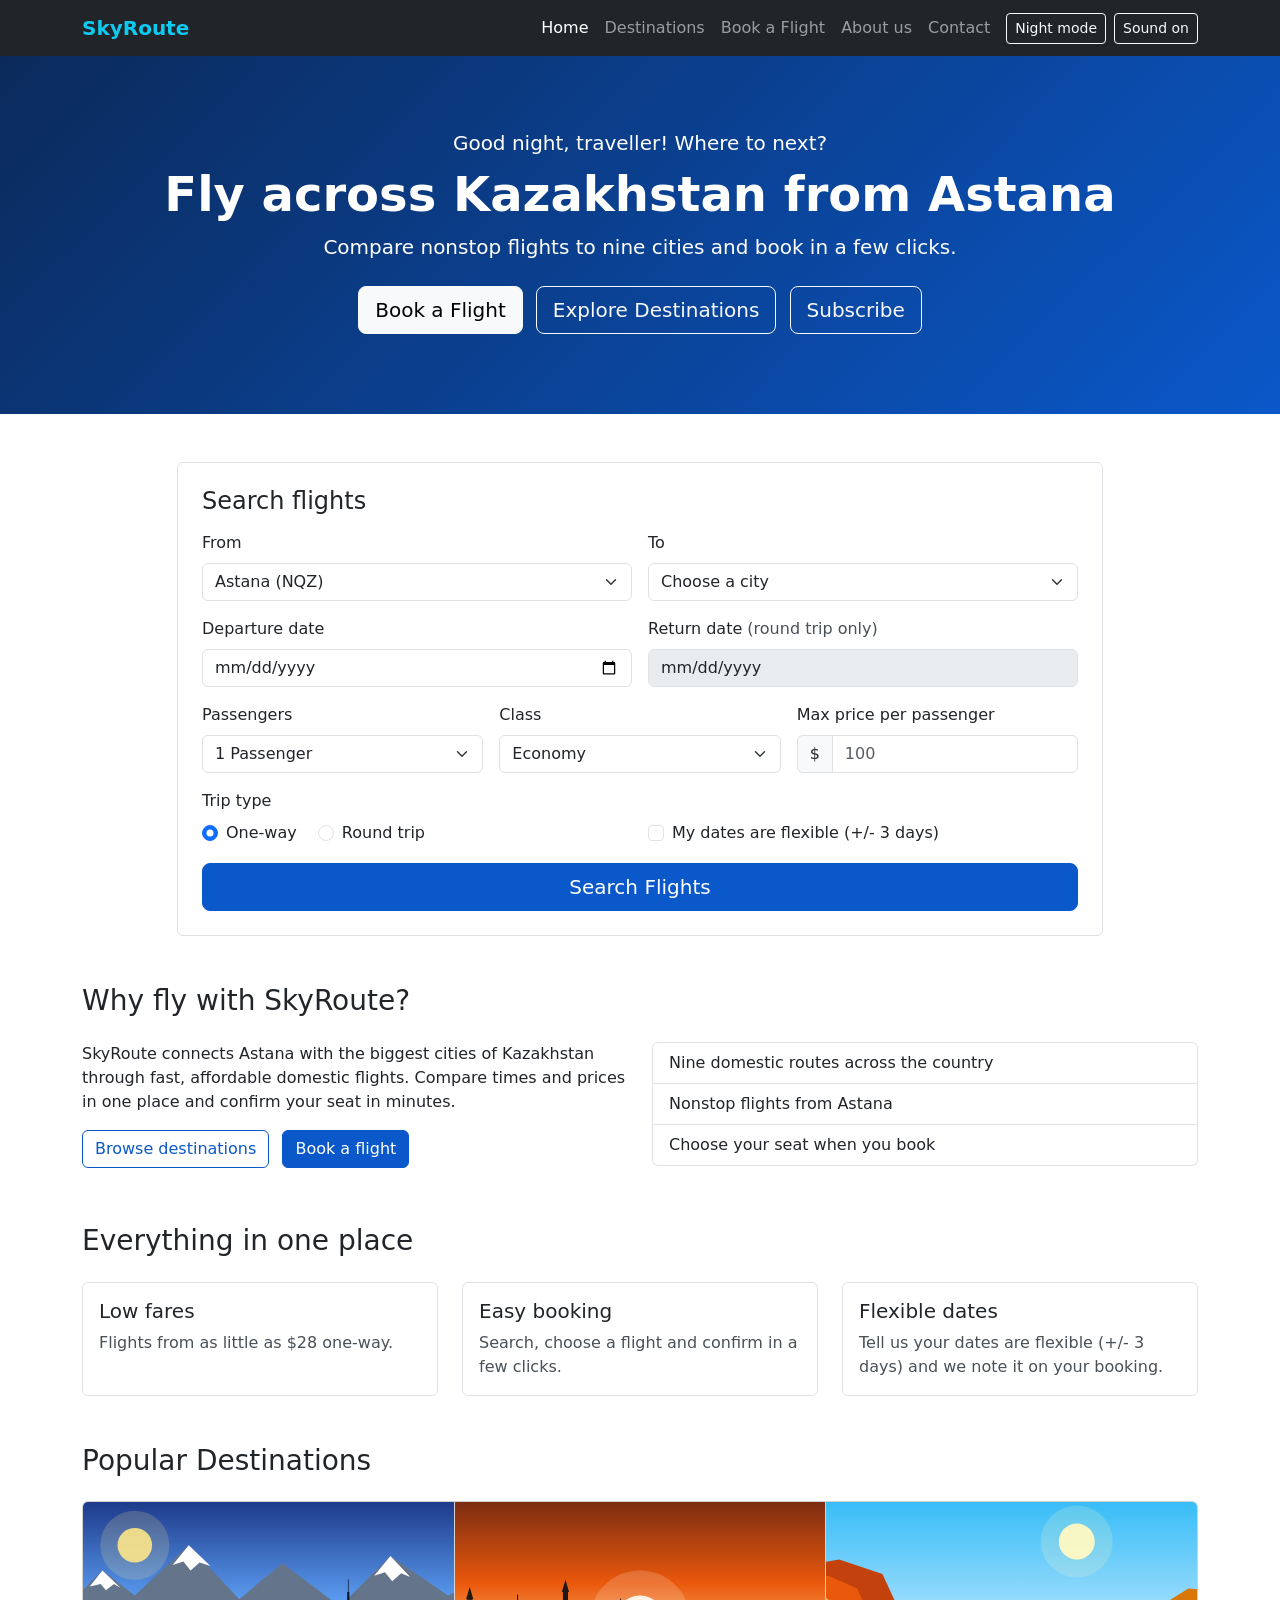
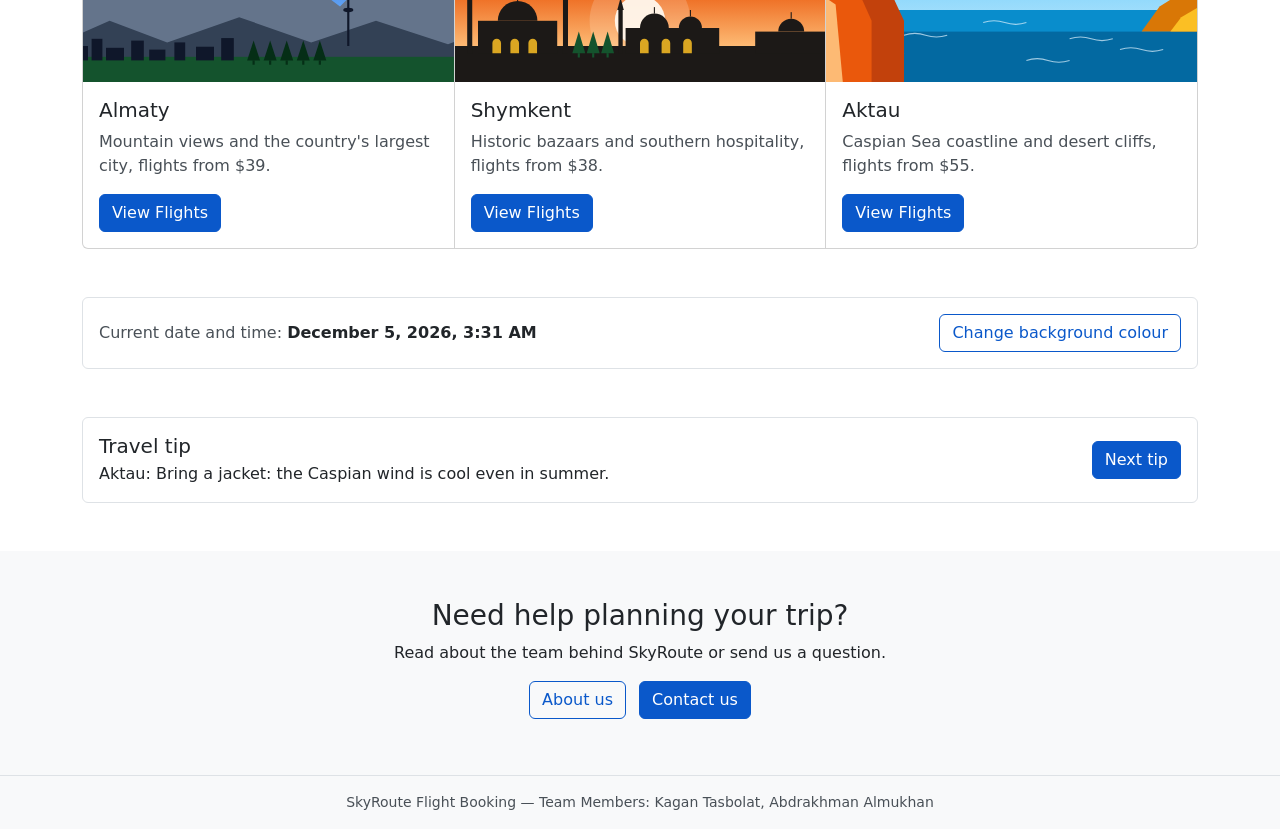
<file: index.html>
<!DOCTYPE html>
<html lang="en">
<head>
  <meta charset="UTF-8">
  <meta name="viewport" content="width=device-width, initial-scale=1.0">
  <title>SkyRoute | Flights from Astana</title>
  <meta name="description" content="Compare nonstop flights from Astana to nine cities in Kazakhstan and book in a few clicks.">
  <link rel="icon" href="data:image/svg+xml,%3Csvg xmlns=%27http://www.w3.org/2000/svg%27 viewBox=%270 0 100 100%27%3E%3Ctext y=%27.9em%27 font-size=%2790%27%3E%E2%9C%88%EF%B8%8F%3C/text%3E%3C/svg%3E">

  <!-- Bootstrap 5.3.3 CSS (CDN) -->
  <link rel="stylesheet" href="https://cdn.jsdelivr.net/npm/bootstrap@5.3.3/dist/css/bootstrap.min.css"
        integrity="sha384-QWTKZyjpPEjISv5WaRU9OFeRpok6YctnYmDr5pNlyT2bRjXh0JMhjY6hW+ALEwIH" crossorigin="anonymous">
  <!-- Custom styles: contrast colours, image sizes, hero, hover effect -->
  <link rel="stylesheet" href="css/styles.css">
</head>
<body class="d-flex flex-column min-vh-100">

  <!-- Accessibility: lets keyboard users skip the navbar -->
  <a class="visually-hidden-focusable skip-link" href="#main-content">Skip to main content</a>

  <!-- ===================== NAVBAR ===================== -->
  <!-- navbar-expand-lg: full menu from 992px, hamburger button below that. -->
  <nav class="navbar navbar-expand-lg navbar-dark bg-dark" aria-label="Main navigation">
    <div class="container">
      <a class="navbar-brand fw-bold text-info" href="index.html">SkyRoute</a>

      <button class="navbar-toggler" type="button" data-bs-toggle="collapse"
              data-bs-target="#mainNavbar" aria-controls="mainNavbar"
              aria-expanded="false" aria-label="Toggle navigation">
        <span class="navbar-toggler-icon"></span>
      </button>

      <div class="collapse navbar-collapse" id="mainNavbar">
        <ul class="navbar-nav ms-auto mb-2 mb-lg-0">
          <li class="nav-item"><a class="nav-link active" aria-current="page" href="index.html">Home</a></li>
          <li class="nav-item"><a class="nav-link" href="destinations.html">Destinations</a></li>
          <li class="nav-item"><a class="nav-link" href="booking.html">Book a Flight</a></li>
          <li class="nav-item"><a class="nav-link" href="about.html">About us</a></li>
          <li class="nav-item"><a class="nav-link" href="about.html#contact">Contact</a></li>
        </ul>
      </div>
    </div>
  </nav>

  <!-- Page owner: Kagan Tasbolat -->
  <main id="main-content">

    <!-- ========== Hero ========== -->
    <section class="hero text-center py-5 px-2" aria-labelledby="hero-heading">
      <div class="container py-lg-4">
        <p class="fs-5 mb-2" id="greeting" aria-live="polite"></p>
        <h1 class="display-5 fw-bold" id="hero-heading">Fly across Kazakhstan from Astana</h1>
        <p class="lead mb-4">Compare nonstop flights to nine cities and book in a few clicks.</p>
        <a href="booking.html" class="btn btn-light btn-lg me-2 mb-2">Book a Flight</a>
        <a href="destinations.html" class="btn btn-outline-light btn-lg me-2 mb-2">Explore Destinations</a>
        <button type="button" class="btn btn-outline-light btn-lg mb-2" id="open-subscribe" aria-haspopup="dialog">Subscribe</button>
      </div>
    </section>

    <!-- ========== Search form ========== -->
    <section class="container my-4 my-lg-5" id="search" aria-labelledby="search-heading">
      <div class="row justify-content-center">
        <div class="col-12 col-lg-10">
          <form class="border rounded p-3 p-md-4" action="booking.html" method="get">
            <h2 class="h4 mb-3" id="search-heading">Search flights</h2>
            <div class="row g-3">

              <div class="col-12 col-md-6">
                <label for="origin" class="form-label">From</label>
                <select class="form-select" id="origin" name="origin" required>
                  <option value="Astana" selected>Astana (NQZ)</option>
                </select>
              </div>
              <div class="col-12 col-md-6">
                <label for="destination" class="form-label">To</label>
                <select class="form-select" id="destination" name="destination" required>
                  <option value="" selected disabled>Choose a city</option>
                  <option value="Almaty">Almaty</option>
                  <option value="Shymkent">Shymkent</option>
                  <option value="Aktau">Aktau</option>
                  <option value="Turkistan">Turkistan</option>
                  <option value="Karagandy">Karagandy</option>
                  <option value="Kokshetau">Kokshetau</option>
                  <option value="Oskemen">Oskemen</option>
                  <option value="Pavlodar">Pavlodar</option>
                  <option value="Atyrau">Atyrau</option>
                </select>
              </div>

              <div class="col-12 col-md-6">
                <label for="depart" class="form-label">Departure date</label>
                <input type="date" class="form-control" id="depart" name="depart" required>
              </div>
              <div class="col-12 col-md-6">
                <label for="return" class="form-label">Return date <span class="text-secondary">(round trip only)</span></label>
                <input type="date" class="form-control" id="return" name="return" disabled>
              </div>

              <div class="col-12 col-sm-6 col-md-4">
                <label for="passengers" class="form-label">Passengers</label>
                <select class="form-select" id="passengers" name="passengers">
                  <option value="1">1 Passenger</option>
                  <option value="2">2 Passengers</option>
                  <option value="3">3 Passengers</option>
                  <option value="4">4 Passengers</option>
                </select>
              </div>
              <div class="col-12 col-sm-6 col-md-4">
                <label for="class" class="form-label">Class</label>
                <select class="form-select" id="class" name="class">
                  <option value="economy">Economy</option>
                  <option value="business">Business</option>
                </select>
              </div>
              <div class="col-12 col-md-4">
                <label for="maxprice" class="form-label">Max price per passenger</label>
                <div class="input-group">
                  <span class="input-group-text" aria-hidden="true">$</span>
                  <input type="number" class="form-control" id="maxprice" name="maxprice" min="1" placeholder="100">
                </div>
              </div>

              <div class="col-12 col-md-6">
                <fieldset>
                  <legend class="form-label fs-6">Trip type</legend>
                  <div class="form-check form-check-inline">
                    <input class="form-check-input" type="radio" name="trip" id="trip-oneway" value="oneway" checked>
                    <label class="form-check-label" for="trip-oneway">One-way</label>
                  </div>
                  <div class="form-check form-check-inline">
                    <input class="form-check-input" type="radio" name="trip" id="trip-round" value="round">
                    <label class="form-check-label" for="trip-round">Round trip</label>
                  </div>
                </fieldset>
              </div>
              <div class="col-12 col-md-6 d-flex align-items-end">
                <div class="form-check">
                  <input class="form-check-input" type="checkbox" id="flexible" name="flexible" value="yes">
                  <label class="form-check-label" for="flexible">My dates are flexible (+/- 3 days)</label>
                </div>
              </div>

              <div class="col-12">
                <button type="submit" class="btn btn-primary btn-lg w-100">Search Flights</button>
              </div>
            </div>
          </form>
        </div>
      </div>
    </section>

    <!-- ========== Two columns from lg (col-lg-6) ========== -->
    <section class="container my-4 my-lg-5" aria-labelledby="why-heading">
      <h2 class="h3 mb-4" id="why-heading">Why fly with SkyRoute?</h2>
      <div class="row g-4">
        <!-- Full width on phones and tablets, half width from lg (992px) -->
        <div class="col-12 col-lg-6">
          <p>SkyRoute connects Astana with the biggest cities of Kazakhstan through fast, affordable domestic flights. Compare times and prices in one place and confirm your seat in minutes.</p>
          <a href="destinations.html" class="btn btn-outline-primary me-2 mb-2">Browse destinations</a>
          <a href="booking.html" class="btn btn-primary mb-2">Book a flight</a>
        </div>
        <div class="col-12 col-lg-6">
          <ul class="list-group">
            <li class="list-group-item">Nine domestic routes across the country</li>
            <li class="list-group-item">Nonstop flights from Astana</li>
            <li class="list-group-item">Choose your seat when you book</li>
          </ul>
        </div>
      </div>
    </section>

    <!-- ========== Three columns from lg (col-lg-4) ========== -->
    <section class="container my-4 my-lg-5" aria-labelledby="features-heading">
      <h2 class="h3 mb-4" id="features-heading">Everything in one place</h2>
      <!-- 1 column on phones, 2 from sm (576px), 3 from lg (992px) -->
      <div class="row g-4">
        <div class="col-12 col-sm-6 col-lg-4">
          <div class="border rounded p-3 h-100">
            <h3 class="h5">Low fares</h3>
            <p class="text-secondary mb-0">Flights from as little as $28 one-way.</p>
          </div>
        </div>
        <div class="col-12 col-sm-6 col-lg-4">
          <div class="border rounded p-3 h-100">
            <h3 class="h5">Easy booking</h3>
            <p class="text-secondary mb-0">Search, choose a flight and confirm in a few clicks.</p>
          </div>
        </div>
        <div class="col-12 col-sm-6 col-lg-4">
          <div class="border rounded p-3 h-100">
            <h3 class="h5">Flexible dates</h3>
            <p class="text-secondary mb-0">Tell us your dates are flexible (+/- 3 days) and we note it on your booking.</p>
          </div>
        </div>
      </div>
    </section>

    <!-- ========== Popular destinations: Bootstrap card-group ========== -->
    <section class="container my-4 my-lg-5" aria-labelledby="popular-heading">
      <h2 class="h3 mb-4" id="popular-heading">Popular Destinations</h2>
      <!-- card-group: equal-height cards side by side, stacked on phones -->
      <div class="card-group">

        <article class="card card-hover">
          <img src="images/almaty.svg" class="card-img-top img-cover" alt="Illustration of Almaty with snow-capped mountains and the Kok-Tobe tower">
          <div class="card-body">
            <h3 class="card-title h5">Almaty</h3>
            <p class="card-text text-secondary">Mountain views and the country's largest city, flights from $39.</p>
            <a href="booking.html?destination=Almaty" class="btn btn-primary">View Flights<span class="visually-hidden"> to Almaty</span></a>
          </div>
        </article>

        <article class="card card-hover">
          <img src="images/shymkent.svg" class="card-img-top img-cover" alt="Illustration of Shymkent at sunset with domes and minarets">
          <div class="card-body">
            <h3 class="card-title h5">Shymkent</h3>
            <p class="card-text text-secondary">Historic bazaars and southern hospitality, flights from $38.</p>
            <a href="booking.html?destination=Shymkent" class="btn btn-primary">View Flights<span class="visually-hidden"> to Shymkent</span></a>
          </div>
        </article>

        <article class="card card-hover">
          <img src="images/aktau.svg" class="card-img-top img-cover" alt="Illustration of Aktau on the Caspian coast with desert cliffs">
          <div class="card-body">
            <h3 class="card-title h5">Aktau</h3>
            <p class="card-text text-secondary">Caspian Sea coastline and desert cliffs, flights from $55.</p>
            <a href="booking.html?destination=Aktau" class="btn btn-primary">View Flights<span class="visually-hidden"> to Aktau</span></a>
          </div>
        </article>
      </div>
    </section>

    <!-- ========== Tasks 4 and 5: date and time + background colour ========== -->
    <section class="container my-4 my-lg-5" aria-labelledby="tools-heading">
      <h2 class="visually-hidden" id="tools-heading">Date, time and page colour</h2>
      <div class="border rounded p-3 bg-white d-flex flex-column flex-md-row justify-content-between align-items-md-center gap-3">
        <p class="mb-0"><span class="text-secondary">Current date and time:</span>
          <strong id="datetime">Loading&hellip;</strong></p>
        <button type="button" class="btn btn-outline-primary" id="change-bg">Change background colour</button>
      </div>
    </section>

    <!-- ========== Assignment 5: travel tips ========== -->
    <section class="container my-4 my-lg-5" aria-labelledby="tip-heading">
      <div class="border rounded p-3 d-flex flex-column flex-md-row justify-content-between align-items-md-center gap-3">
        <div>
          <h2 class="h5 mb-1" id="tip-heading">Travel tip</h2>
          <p class="mb-0" id="tip-text" aria-live="polite"></p>
        </div>
        <button type="button" class="btn btn-primary" id="next-tip">Next tip</button>
      </div>
    </section>

    <!-- ========== Help ========== -->
    <section class="bg-light py-4 py-lg-5" aria-labelledby="help-heading">
      <div class="container text-center">
        <h2 class="h3" id="help-heading">Need help planning your trip?</h2>
        <p class="mb-3">Read about the team behind SkyRoute or send us a question.</p>
        <a href="about.html" class="btn btn-outline-primary me-2 mb-2">About us</a>
        <a href="about.html#contact" class="btn btn-primary mb-2">Contact us</a>
      </div>
    </section>

  </main>

  <!-- ===================== FOOTER ===================== -->
  <footer class="bg-light border-top py-3 px-2 mt-auto text-center text-secondary small">
    <p class="mb-0">SkyRoute Flight Booking &mdash; Team Members: Kagan Tasbolat, Abdrakhman Almukhan</p>
  </footer>

  <!-- ========== Task 3: subscription pop-up (hidden until the button is clicked) ========== -->
  <div class="popup-overlay" id="subscribe-popup" hidden>
    <div class="popup-box" role="dialog" aria-modal="true" aria-labelledby="popup-title">
      <button type="button" class="btn-close popup-close" id="close-subscribe" aria-label="Close subscription form"></button>
      <h2 class="h4" id="popup-title">Get fare alerts</h2>
      <p class="text-secondary">Subscribe to hear about new routes and low fares. Demo only: nothing is sent.</p>
      <form id="subscribe-form" novalidate>
        <div class="mb-3">
          <label for="sub-name" class="form-label">Your name</label>
          <input type="text" class="form-control" id="sub-name" autocomplete="name" aria-describedby="sub-name-error">
          <div class="invalid-feedback" id="sub-name-error">Please enter your name.</div>
        </div>
        <div class="mb-3">
          <label for="sub-email" class="form-label">Email</label>
          <input type="email" class="form-control" id="sub-email" autocomplete="email" aria-describedby="sub-email-error">
          <div class="invalid-feedback" id="sub-email-error">Please enter a valid email address.</div>
        </div>
        <div id="subscribe-alert" aria-live="polite"></div>
        <button type="submit" class="btn btn-primary w-100">Subscribe</button>
      </form>
    </div>
  </div>

  <!-- Bootstrap JS bundle (navbar toggler) -->
  <script src="https://cdn.jsdelivr.net/npm/bootstrap@5.3.3/dist/js/bootstrap.bundle.min.js"
          integrity="sha384-YvpcrYf0tY3lHB60NNkmXc5s9fDVZLESaAA55NDzOxhy9GkcIdslK1eN7N6jIeHz" crossorigin="anonymous"></script>
  <script src="js/site.js"></script>
  <script src="js/index.js"></script>
</body>
</html>
</file>
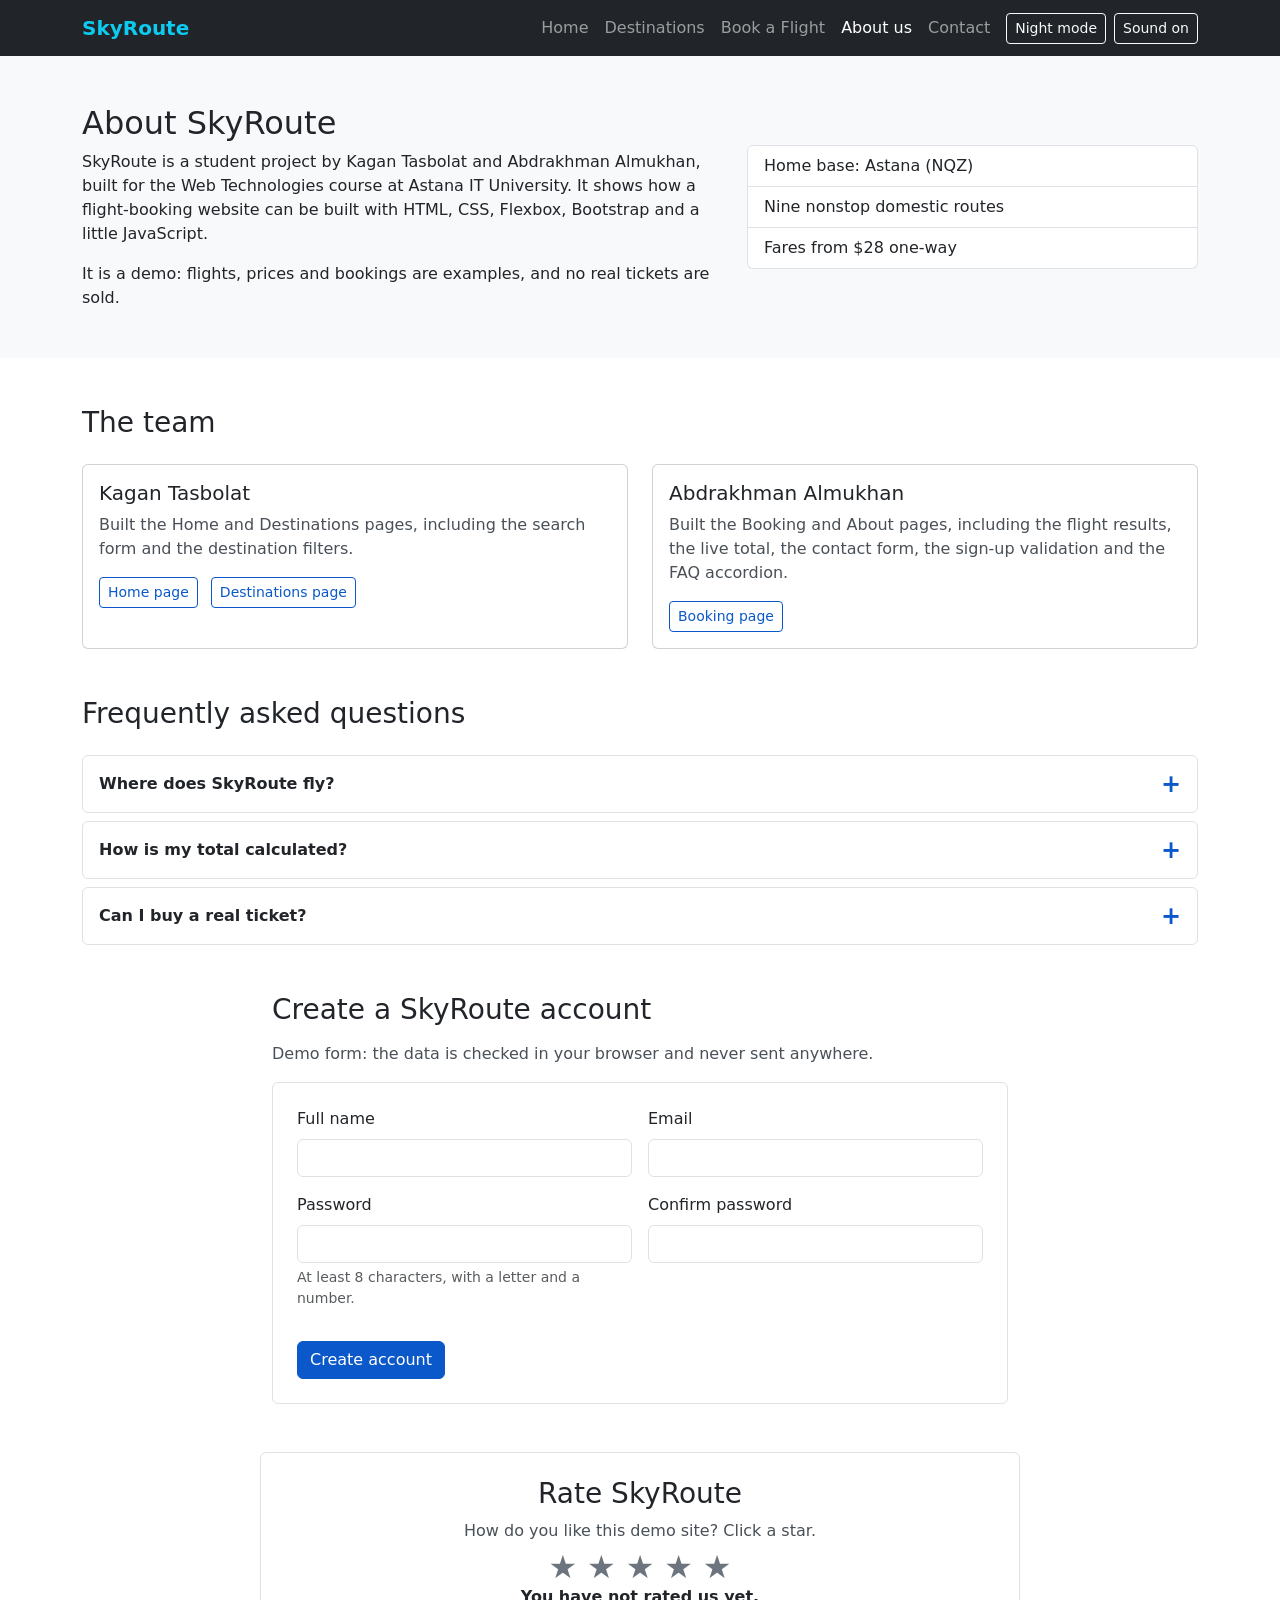
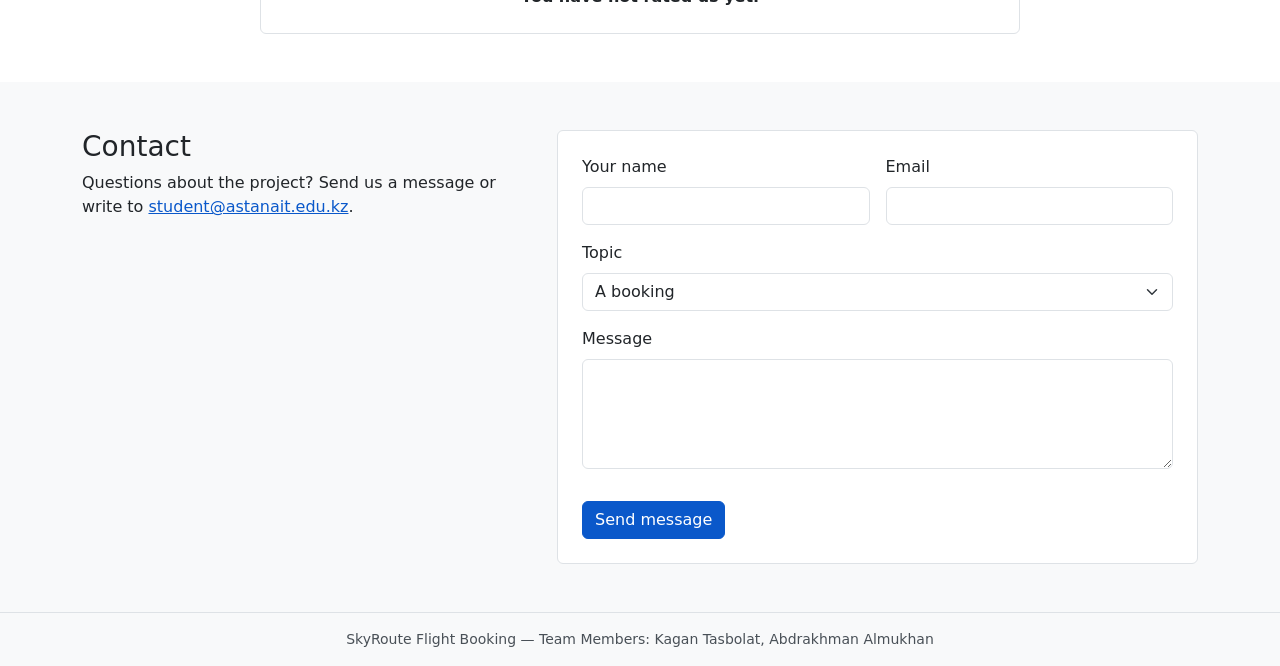
<file: about.html>
<!DOCTYPE html>
<html lang="en">
<head>
  <meta charset="UTF-8">
  <meta name="viewport" content="width=device-width, initial-scale=1.0">
  <title>SkyRoute | About us & Contact</title>
  <meta name="description" content="Meet the SkyRoute team, read answers to common questions and send us a message.">
  <link rel="icon" href="data:image/svg+xml,%3Csvg xmlns=%27http://www.w3.org/2000/svg%27 viewBox=%270 0 100 100%27%3E%3Ctext y=%27.9em%27 font-size=%2790%27%3E%E2%9C%88%EF%B8%8F%3C/text%3E%3C/svg%3E">

  <!-- Bootstrap 5.3.3 CSS (CDN) -->
  <link rel="stylesheet" href="https://cdn.jsdelivr.net/npm/bootstrap@5.3.3/dist/css/bootstrap.min.css"
        integrity="sha384-QWTKZyjpPEjISv5WaRU9OFeRpok6YctnYmDr5pNlyT2bRjXh0JMhjY6hW+ALEwIH" crossorigin="anonymous">
  <!-- Custom styles: contrast colours, image sizes, hero, hover effect -->
  <link rel="stylesheet" href="css/styles.css">
</head>
<body class="d-flex flex-column min-vh-100">

  <!-- Accessibility: lets keyboard users skip the navbar -->
  <a class="visually-hidden-focusable skip-link" href="#main-content">Skip to main content</a>

  <!-- ===================== NAVBAR ===================== -->
  <!-- navbar-expand-lg: full menu from 992px, hamburger button below that. -->
  <nav class="navbar navbar-expand-lg navbar-dark bg-dark" aria-label="Main navigation">
    <div class="container">
      <a class="navbar-brand fw-bold text-info" href="index.html">SkyRoute</a>

      <button class="navbar-toggler" type="button" data-bs-toggle="collapse"
              data-bs-target="#mainNavbar" aria-controls="mainNavbar"
              aria-expanded="false" aria-label="Toggle navigation">
        <span class="navbar-toggler-icon"></span>
      </button>

      <div class="collapse navbar-collapse" id="mainNavbar">
        <ul class="navbar-nav ms-auto mb-2 mb-lg-0">
          <li class="nav-item"><a class="nav-link" href="index.html">Home</a></li>
          <li class="nav-item"><a class="nav-link" href="destinations.html">Destinations</a></li>
          <li class="nav-item"><a class="nav-link" href="booking.html">Book a Flight</a></li>
          <li class="nav-item"><a class="nav-link active" aria-current="page" href="about.html">About us</a></li>
          <li class="nav-item"><a class="nav-link" href="about.html#contact">Contact</a></li>
        </ul>
      </div>
    </div>
  </nav>

  <!-- Page owner: Abdrakhman Almukhan -->
  <main id="main-content">

    <section class="bg-light py-4 py-lg-5" aria-labelledby="about-heading">
      <div class="container">
        <div class="row g-4 align-items-center">
          <div class="col-12 col-lg-7">
            <h1 class="h2" id="about-heading">About SkyRoute</h1>
            <p>SkyRoute is a student project by Kagan Tasbolat and Abdrakhman Almukhan, built for the Web Technologies course at Astana IT University. It shows how a flight-booking website can be built with HTML, CSS, Flexbox, Bootstrap and a little JavaScript.</p>
            <p class="mb-0">It is a demo: flights, prices and bookings are examples, and no real tickets are sold.</p>
          </div>
          <div class="col-12 col-lg-5">
            <ul class="list-group">
              <li class="list-group-item">Home base: Astana (NQZ)</li>
              <li class="list-group-item">Nine nonstop domestic routes</li>
              <li class="list-group-item">Fares from $28 one-way</li>
            </ul>
          </div>
        </div>
      </div>
    </section>

    <section class="container my-4 my-lg-5" aria-labelledby="team-heading">
      <h2 class="h3 mb-4" id="team-heading">The team</h2>
      <div class="row g-4">
        <div class="col-12 col-md-6">
          <article class="card h-100">
            <div class="card-body">
              <h3 class="card-title h5">Kagan Tasbolat</h3>
              <p class="card-text text-secondary">Built the Home and Destinations pages, including the search form and the destination filters.</p>
              <a href="index.html" class="btn btn-outline-primary btn-sm me-2">Home page</a>
              <a href="destinations.html" class="btn btn-outline-primary btn-sm">Destinations page</a>
            </div>
          </article>
        </div>
        <div class="col-12 col-md-6">
          <article class="card h-100">
            <div class="card-body">
              <h3 class="card-title h5">Abdrakhman Almukhan</h3>
              <p class="card-text text-secondary">Built the Booking and About pages, including the flight results, the live total, the contact form, the sign-up validation and the FAQ accordion.</p>
              <a href="booking.html" class="btn btn-outline-primary btn-sm">Booking page</a>
            </div>
          </article>
        </div>
      </div>
    </section>

    <section class="container my-4 my-lg-5" aria-labelledby="faq-heading">
      <h2 class="h3 mb-4" id="faq-heading">Frequently asked questions</h2>
      <!-- Custom JavaScript accordion (js/about.js): answers are hidden by default -->
      <div class="faq" id="faq-list">
        <div class="faq-item border rounded mb-2">
          <h3 class="h6 mb-0">
            <button class="faq-question btn w-100 text-start d-flex justify-content-between align-items-center p-3" type="button" id="faq1-btn" aria-expanded="false" aria-controls="faq1">
              <span>Where does SkyRoute fly?</span><span class="faq-icon" aria-hidden="true">+</span>
            </button>
          </h3>
          <div class="faq-answer" id="faq1" role="region" aria-labelledby="faq1-btn">
            <p class="faq-answer-inner m-0 px-3 pb-3">Nonstop from Astana (NQZ) to Almaty, Shymkent, Aktau, Turkistan, Karagandy, Kokshetau, Oskemen, Pavlodar and Atyrau.</p>
          </div>
        </div>
        <div class="faq-item border rounded mb-2">
          <h3 class="h6 mb-0">
            <button class="faq-question btn w-100 text-start d-flex justify-content-between align-items-center p-3" type="button" id="faq2-btn" aria-expanded="false" aria-controls="faq2">
              <span>How is my total calculated?</span><span class="faq-icon" aria-hidden="true">+</span>
            </button>
          </h3>
          <div class="faq-answer" id="faq2" role="region" aria-labelledby="faq2-btn">
            <p class="faq-answer-inner m-0 px-3 pb-3">The fare multiplied by the number of passengers, doubled for a round trip, plus $15 if you add extra baggage. Business class fares are twice the economy fare.</p>
          </div>
        </div>
        <div class="faq-item border rounded mb-2">
          <h3 class="h6 mb-0">
            <button class="faq-question btn w-100 text-start d-flex justify-content-between align-items-center p-3" type="button" id="faq3-btn" aria-expanded="false" aria-controls="faq3">
              <span>Can I buy a real ticket?</span><span class="faq-icon" aria-hidden="true">+</span>
            </button>
          </h3>
          <div class="faq-answer" id="faq3" role="region" aria-labelledby="faq3-btn">
            <p class="faq-answer-inner m-0 px-3 pb-3">No. SkyRoute is a course project. Bookings are not stored and no payment is taken.</p>
          </div>
        </div>
      </div>
    </section>

    <!-- ========== Task 1: sign-up form with JavaScript validation ========== -->
    <section class="container my-4 my-lg-5" id="signup" aria-labelledby="signup-heading">
      <div class="row justify-content-center">
        <div class="col-12 col-lg-8">
          <h2 class="h3 mb-3" id="signup-heading">Create a SkyRoute account</h2>
          <p class="text-secondary">Demo form: the data is checked in your browser and never sent anywhere.</p>
          <form class="border rounded p-3 p-md-4" id="signup-form" novalidate>
            <div class="row g-3">
              <div class="col-12 col-md-6">
                <label for="su-name" class="form-label">Full name</label>
                <input type="text" class="form-control" id="su-name" name="name" autocomplete="name" aria-describedby="su-name-error">
                <div class="invalid-feedback" id="su-name-error"></div>
              </div>
              <div class="col-12 col-md-6">
                <label for="su-email" class="form-label">Email</label>
                <input type="email" class="form-control" id="su-email" name="email" autocomplete="email" aria-describedby="su-email-error">
                <div class="invalid-feedback" id="su-email-error"></div>
              </div>
              <div class="col-12 col-md-6">
                <label for="su-password" class="form-label">Password</label>
                <input type="password" class="form-control" id="su-password" name="password" autocomplete="new-password" aria-describedby="su-password-help su-password-error">
                <div class="form-text" id="su-password-help">At least 8 characters, with a letter and a number.</div>
                <div class="invalid-feedback" id="su-password-error"></div>
              </div>
              <div class="col-12 col-md-6">
                <label for="su-confirm" class="form-label">Confirm password</label>
                <input type="password" class="form-control" id="su-confirm" name="confirm" autocomplete="new-password" aria-describedby="su-confirm-error">
                <div class="invalid-feedback" id="su-confirm-error"></div>
              </div>
              <div class="col-12" id="signup-alert" aria-live="polite"></div>
              <div class="col-12">
                <button type="submit" class="btn btn-primary">Create account</button>
              </div>
            </div>
          </form>
        </div>
      </div>
    </section>

    <!-- ========== Assignment 5: star rating ========== -->
    <section class="container my-4 my-lg-5" id="rating" aria-labelledby="rating-heading">
      <div class="row justify-content-center">
        <div class="col-12 col-lg-8 text-center border rounded p-3 p-md-4">
          <h2 class="h3" id="rating-heading">Rate SkyRoute</h2>
          <p class="text-secondary mb-2">How do you like this demo site? Click a star.</p>
          <div id="star-group" role="group" aria-label="Rating from 1 to 5 stars">
            <button type="button" class="star-btn" data-value="1" aria-label="1 star" aria-pressed="false">&#9733;</button>
            <button type="button" class="star-btn" data-value="2" aria-label="2 stars" aria-pressed="false">&#9733;</button>
            <button type="button" class="star-btn" data-value="3" aria-label="3 stars" aria-pressed="false">&#9733;</button>
            <button type="button" class="star-btn" data-value="4" aria-label="4 stars" aria-pressed="false">&#9733;</button>
            <button type="button" class="star-btn" data-value="5" aria-label="5 stars" aria-pressed="false">&#9733;</button>
          </div>
          <p class="mb-0 fw-bold" id="rating-message" aria-live="polite">You have not rated us yet.</p>
        </div>
      </div>
    </section>

    <section class="bg-light py-4 py-lg-5" id="contact" aria-labelledby="contact-heading">
      <div class="container">
        <div class="row g-4">
          <div class="col-12 col-lg-5">
            <h2 class="h3" id="contact-heading">Contact</h2>
            <p>Questions about the project? Send us a message or write to <a href="mailto:student@astanait.edu.kz">student@astanait.edu.kz</a>.</p>
          </div>
          <div class="col-12 col-lg-7">
            <form class="bg-white border rounded p-3 p-md-4" id="contact-form" novalidate>
              <div class="row g-3">
                <div class="col-12 col-md-6">
                  <label for="contact-name" class="form-label">Your name</label>
                  <input type="text" class="form-control" id="contact-name" name="name" autocomplete="name" required>
                  <div class="invalid-feedback">Please enter your name.</div>
                </div>
                <div class="col-12 col-md-6">
                  <label for="contact-email" class="form-label">Email</label>
                  <input type="email" class="form-control" id="contact-email" name="email" autocomplete="email" required>
                  <div class="invalid-feedback">Please enter a valid email address.</div>
                </div>
                <div class="col-12">
                  <label for="contact-topic" class="form-label">Topic</label>
                  <select class="form-select" id="contact-topic" name="topic">
                    <option value="booking">A booking</option>
                    <option value="destinations">Destinations</option>
                    <option value="other">Something else</option>
                  </select>
                </div>
                <div class="col-12">
                  <label for="contact-message" class="form-label">Message</label>
                  <textarea class="form-control" id="contact-message" name="message" rows="4" required></textarea>
                  <div class="invalid-feedback">Please write a short message.</div>
                </div>
                <div class="col-12" id="contact-alert" aria-live="polite"></div>
                <div class="col-12">
                  <button type="submit" class="btn btn-primary">Send message</button>
                </div>
              </div>
            </form>
          </div>
        </div>
      </div>
    </section>

  </main>

  <!-- ===================== FOOTER ===================== -->
  <footer class="bg-light border-top py-3 px-2 mt-auto text-center text-secondary small">
    <p class="mb-0">SkyRoute Flight Booking &mdash; Team Members: Kagan Tasbolat, Abdrakhman Almukhan</p>
  </footer>

  <!-- Bootstrap JS bundle (navbar toggler) -->
  <script src="https://cdn.jsdelivr.net/npm/bootstrap@5.3.3/dist/js/bootstrap.bundle.min.js"
          integrity="sha384-YvpcrYf0tY3lHB60NNkmXc5s9fDVZLESaAA55NDzOxhy9GkcIdslK1eN7N6jIeHz" crossorigin="anonymous"></script>
  <script src="js/site.js"></script>
  <script src="js/about.js"></script>
</body>
</html>
</file>
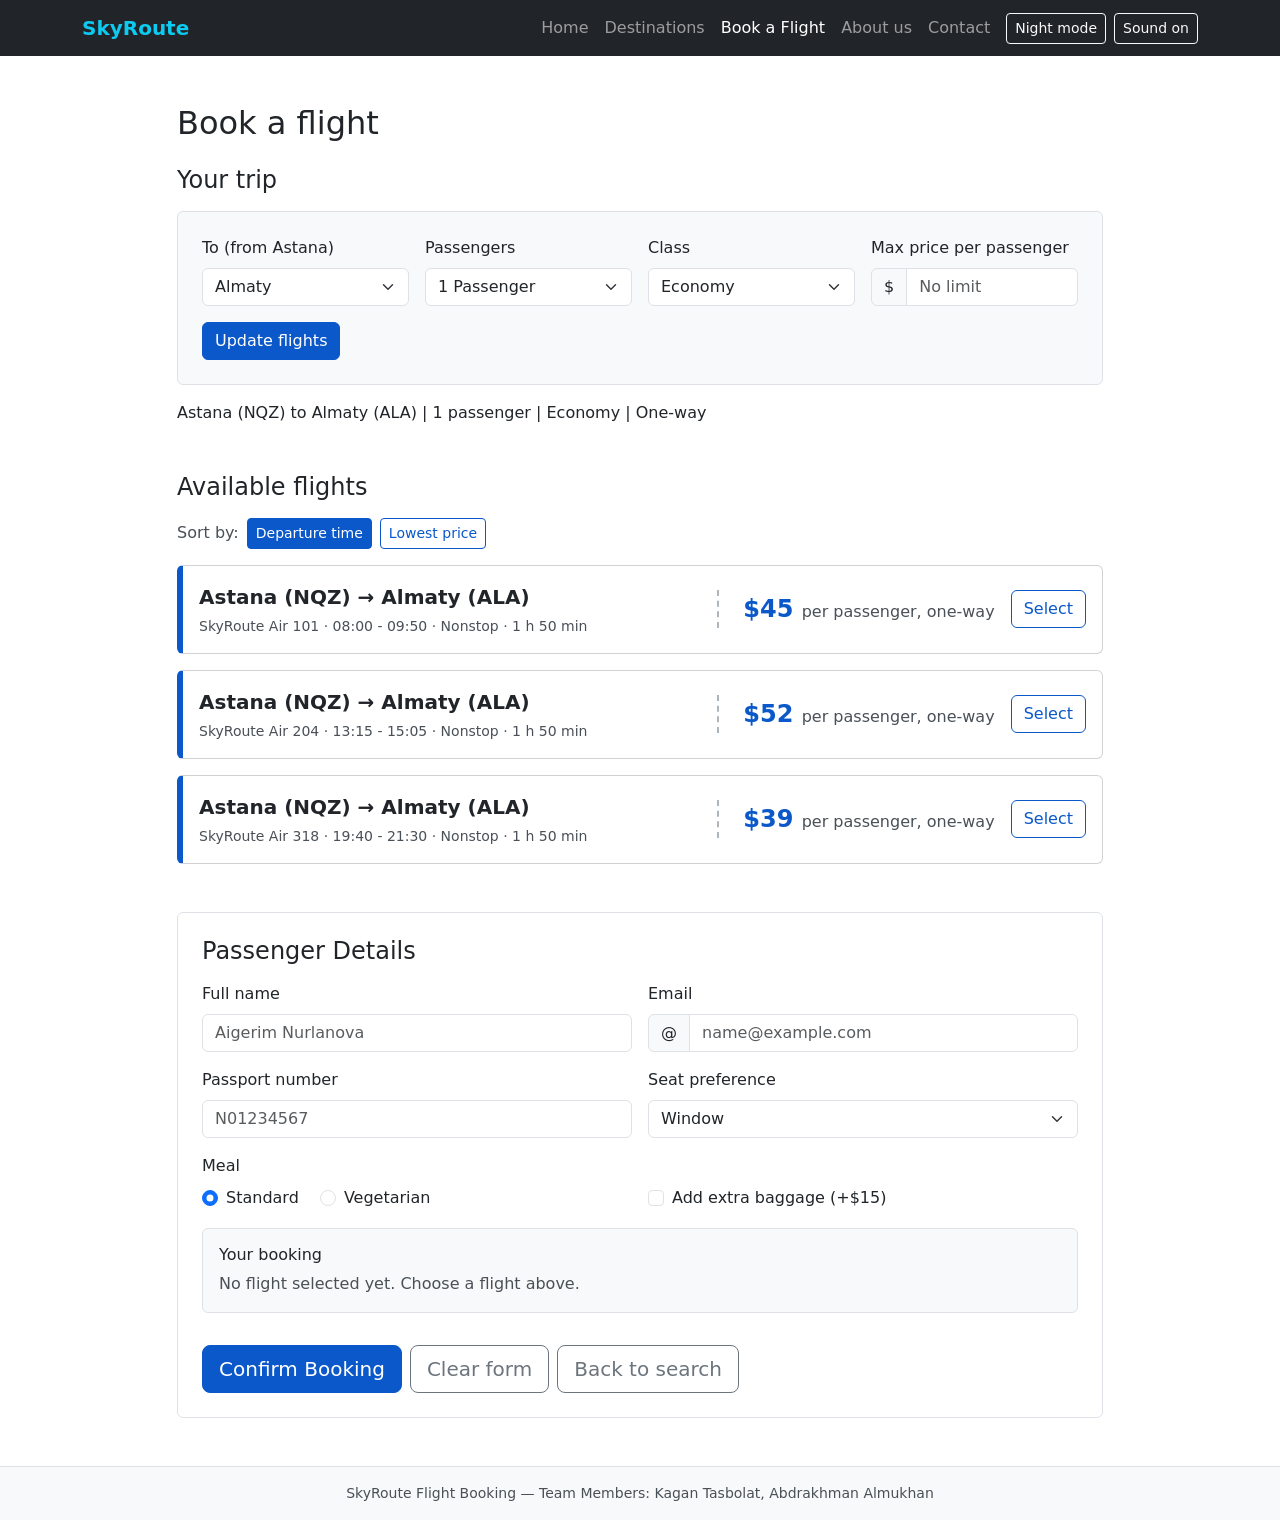
<file: booking.html>
<!DOCTYPE html>
<html lang="en">
<head>
  <meta charset="UTF-8">
  <meta name="viewport" content="width=device-width, initial-scale=1.0">
  <title>SkyRoute | Search Results &amp; Booking</title>
  <meta name="description" content="Choose a nonstop flight from Astana and enter passenger details to confirm your SkyRoute booking.">
  <link rel="icon" href="data:image/svg+xml,%3Csvg xmlns=%27http://www.w3.org/2000/svg%27 viewBox=%270 0 100 100%27%3E%3Ctext y=%27.9em%27 font-size=%2790%27%3E%E2%9C%88%EF%B8%8F%3C/text%3E%3C/svg%3E">

  <!-- Bootstrap 5.3.3 CSS (CDN) -->
  <link rel="stylesheet" href="https://cdn.jsdelivr.net/npm/bootstrap@5.3.3/dist/css/bootstrap.min.css"
        integrity="sha384-QWTKZyjpPEjISv5WaRU9OFeRpok6YctnYmDr5pNlyT2bRjXh0JMhjY6hW+ALEwIH" crossorigin="anonymous">
  <!-- Custom styles: contrast colours, image sizes, hero, hover effect -->
  <link rel="stylesheet" href="css/styles.css">
</head>
<body class="d-flex flex-column min-vh-100">

  <!-- Accessibility: lets keyboard users skip the navbar -->
  <a class="visually-hidden-focusable skip-link" href="#main-content">Skip to main content</a>

  <!-- ===================== NAVBAR ===================== -->
  <!-- navbar-expand-lg: full menu from 992px, hamburger button below that. -->
  <nav class="navbar navbar-expand-lg navbar-dark bg-dark" aria-label="Main navigation">
    <div class="container">
      <a class="navbar-brand fw-bold text-info" href="index.html">SkyRoute</a>

      <button class="navbar-toggler" type="button" data-bs-toggle="collapse"
              data-bs-target="#mainNavbar" aria-controls="mainNavbar"
              aria-expanded="false" aria-label="Toggle navigation">
        <span class="navbar-toggler-icon"></span>
      </button>

      <div class="collapse navbar-collapse" id="mainNavbar">
        <ul class="navbar-nav ms-auto mb-2 mb-lg-0">
          <li class="nav-item"><a class="nav-link" href="index.html">Home</a></li>
          <li class="nav-item"><a class="nav-link" href="destinations.html">Destinations</a></li>
          <li class="nav-item"><a class="nav-link active" aria-current="page" href="booking.html">Book a Flight</a></li>
          <li class="nav-item"><a class="nav-link" href="about.html">About us</a></li>
          <li class="nav-item"><a class="nav-link" href="about.html#contact">Contact</a></li>
        </ul>
      </div>
    </div>
  </nav>

  <!-- Page owner: Abdrakhman Almukhan -->
  <main id="main-content" class="container py-4 py-lg-5">
    <div class="row justify-content-center">
      <div class="col-12 col-lg-10">

        <h1 class="h2 mb-4">Book a flight</h1>

        <!-- ========== Trip details ========== -->
        <section class="mb-4 mb-lg-5" aria-labelledby="trip-heading">
          <h2 class="h4 mb-3" id="trip-heading">Your trip</h2>
          <form class="bg-light border rounded p-3 p-md-4" id="refine-form">
            <div class="row g-3">
              <div class="col-12 col-sm-6 col-lg-3">
                <label for="b-destination" class="form-label">To (from Astana)</label>
                <select class="form-select" id="b-destination" name="destination">
                  <option value="" disabled>Choose a city</option>
              <option value="almaty">Almaty</option>
              <option value="shymkent">Shymkent</option>
              <option value="aktau">Aktau</option>
              <option value="turkistan">Turkistan</option>
              <option value="karagandy">Karagandy</option>
              <option value="kokshetau">Kokshetau</option>
              <option value="oskemen">Oskemen</option>
              <option value="pavlodar">Pavlodar</option>
              <option value="atyrau">Atyrau</option>
                </select>
              </div>
              <div class="col-12 col-sm-6 col-lg-3">
                <label for="b-passengers" class="form-label">Passengers</label>
                <select class="form-select" id="b-passengers" name="passengers">
                  <option value="1">1 Passenger</option>
                  <option value="2">2 Passengers</option>
                  <option value="3">3 Passengers</option>
                  <option value="4">4 Passengers</option>
                </select>
              </div>
              <div class="col-12 col-sm-6 col-lg-3">
                <label for="b-class" class="form-label">Class</label>
                <select class="form-select" id="b-class" name="class">
                  <option value="economy">Economy</option>
                  <option value="business">Business</option>
                </select>
              </div>
              <div class="col-12 col-sm-6 col-lg-3">
                <label for="b-maxprice" class="form-label">Max price per passenger</label>
                <div class="input-group">
                  <span class="input-group-text" aria-hidden="true">$</span>
                  <input type="number" class="form-control" id="b-maxprice" name="maxprice" min="1" placeholder="No limit">
                </div>
              </div>
              <div class="col-12">
                <button type="submit" class="btn btn-primary">Update flights</button>
              </div>
            </div>
          </form>
          <div class="mt-3" id="route-summary" role="status" aria-live="polite"></div>
        </section>

        <!-- ========== Search results (built by js/booking.js) ========== -->
        <section class="mb-4 mb-lg-5" aria-labelledby="results-heading">
          <h2 class="h4 mb-3" id="results-heading">Available flights</h2>
          <div class="d-flex flex-wrap align-items-center gap-2 mb-3" id="sort-group" role="group" aria-label="Sort flights">
            <span class="text-secondary">Sort by:</span>
            <button type="button" class="btn btn-outline-primary btn-sm active" data-sort="time" aria-pressed="true">Departure time</button>
            <button type="button" class="btn btn-outline-primary btn-sm" data-sort="price" aria-pressed="false">Lowest price</button>
          </div>
          <div id="flight-list" role="radiogroup" aria-labelledby="results-heading"></div>
        </section>

        <!-- ========== Passenger form ========== -->
        <section class="border rounded p-3 p-md-4" aria-labelledby="passenger-heading">
          <h2 class="h4 mb-3" id="passenger-heading">Passenger Details</h2>
          <form id="booking-form" action="#" method="post" novalidate>
            <div class="row g-3">

              <div class="col-12 col-md-6">
                <label for="fullname" class="form-label">Full name</label>
                <input type="text" class="form-control" id="fullname" name="fullname" placeholder="Aigerim Nurlanova" autocomplete="name" required>
                <div class="invalid-feedback">Please enter the passenger's full name.</div>
              </div>
              <div class="col-12 col-md-6">
                <label for="email" class="form-label">Email</label>
                <div class="input-group has-validation">
                  <span class="input-group-text" aria-hidden="true">@</span>
                  <input type="email" class="form-control" id="email" name="email" placeholder="name@example.com" autocomplete="email" required>
                  <div class="invalid-feedback">Please enter a valid email address.</div>
                </div>
              </div>

              <div class="col-12 col-md-6">
                <label for="passport" class="form-label">Passport number</label>
                <input type="text" class="form-control" id="passport" name="passport" placeholder="N01234567"
                       pattern="[A-Za-z][0-9]{8}" title="One letter followed by 8 digits, for example N01234567" required>
                <div class="invalid-feedback">Use one letter followed by 8 digits, for example N01234567.</div>
              </div>
              <div class="col-12 col-md-6">
                <label for="seat" class="form-label">Seat preference</label>
                <select class="form-select" id="seat" name="seat">
                  <option value="window">Window</option>
                  <option value="aisle">Aisle</option>
                  <option value="middle">Middle</option>
                </select>
              </div>

              <div class="col-12 col-md-6">
                <fieldset>
                  <legend class="form-label fs-6">Meal</legend>
                  <div class="form-check form-check-inline">
                    <input class="form-check-input" type="radio" name="meal" id="meal-standard" value="standard" checked>
                    <label class="form-check-label" for="meal-standard">Standard</label>
                  </div>
                  <div class="form-check form-check-inline">
                    <input class="form-check-input" type="radio" name="meal" id="meal-veg" value="vegetarian">
                    <label class="form-check-label" for="meal-veg">Vegetarian</label>
                  </div>
                </fieldset>
              </div>
              <div class="col-12 col-md-6 d-flex align-items-end">
                <div class="form-check">
                  <input class="form-check-input" type="checkbox" id="baggage" name="baggage" value="extra">
                  <label class="form-check-label" for="baggage">Add extra baggage (+$15)</label>
                </div>
              </div>

              <div class="col-12">
                <div class="bg-light border rounded p-3" id="booking-summary" aria-live="polite"></div>
              </div>
              <div class="col-12" id="booking-alert" aria-live="polite"></div>

              <div class="col-12 d-flex flex-wrap gap-2">
                <button type="submit" class="btn btn-primary btn-lg">Confirm Booking</button>
                <button type="button" class="btn btn-outline-secondary btn-lg" id="reset-booking">Clear form</button>
                <a href="index.html#search" class="btn btn-outline-secondary btn-lg">Back to search</a>
              </div>
            </div>
          </form>
        </section>

      </div>
    </div>
  </main>

  <!-- ===================== FOOTER ===================== -->
  <footer class="bg-light border-top py-3 px-2 mt-auto text-center text-secondary small">
    <p class="mb-0">SkyRoute Flight Booking &mdash; Team Members: Kagan Tasbolat, Abdrakhman Almukhan</p>
  </footer>

  <!-- Bootstrap JS bundle (navbar toggler, carousel, accordion) -->
  <script src="https://cdn.jsdelivr.net/npm/bootstrap@5.3.3/dist/js/bootstrap.bundle.min.js"
          integrity="sha384-YvpcrYf0tY3lHB60NNkmXc5s9fDVZLESaAA55NDzOxhy9GkcIdslK1eN7N6jIeHz" crossorigin="anonymous"></script>
  <script src="js/site.js"></script>
  <script src="js/booking.js"></script>
</body>
</html>
</file>
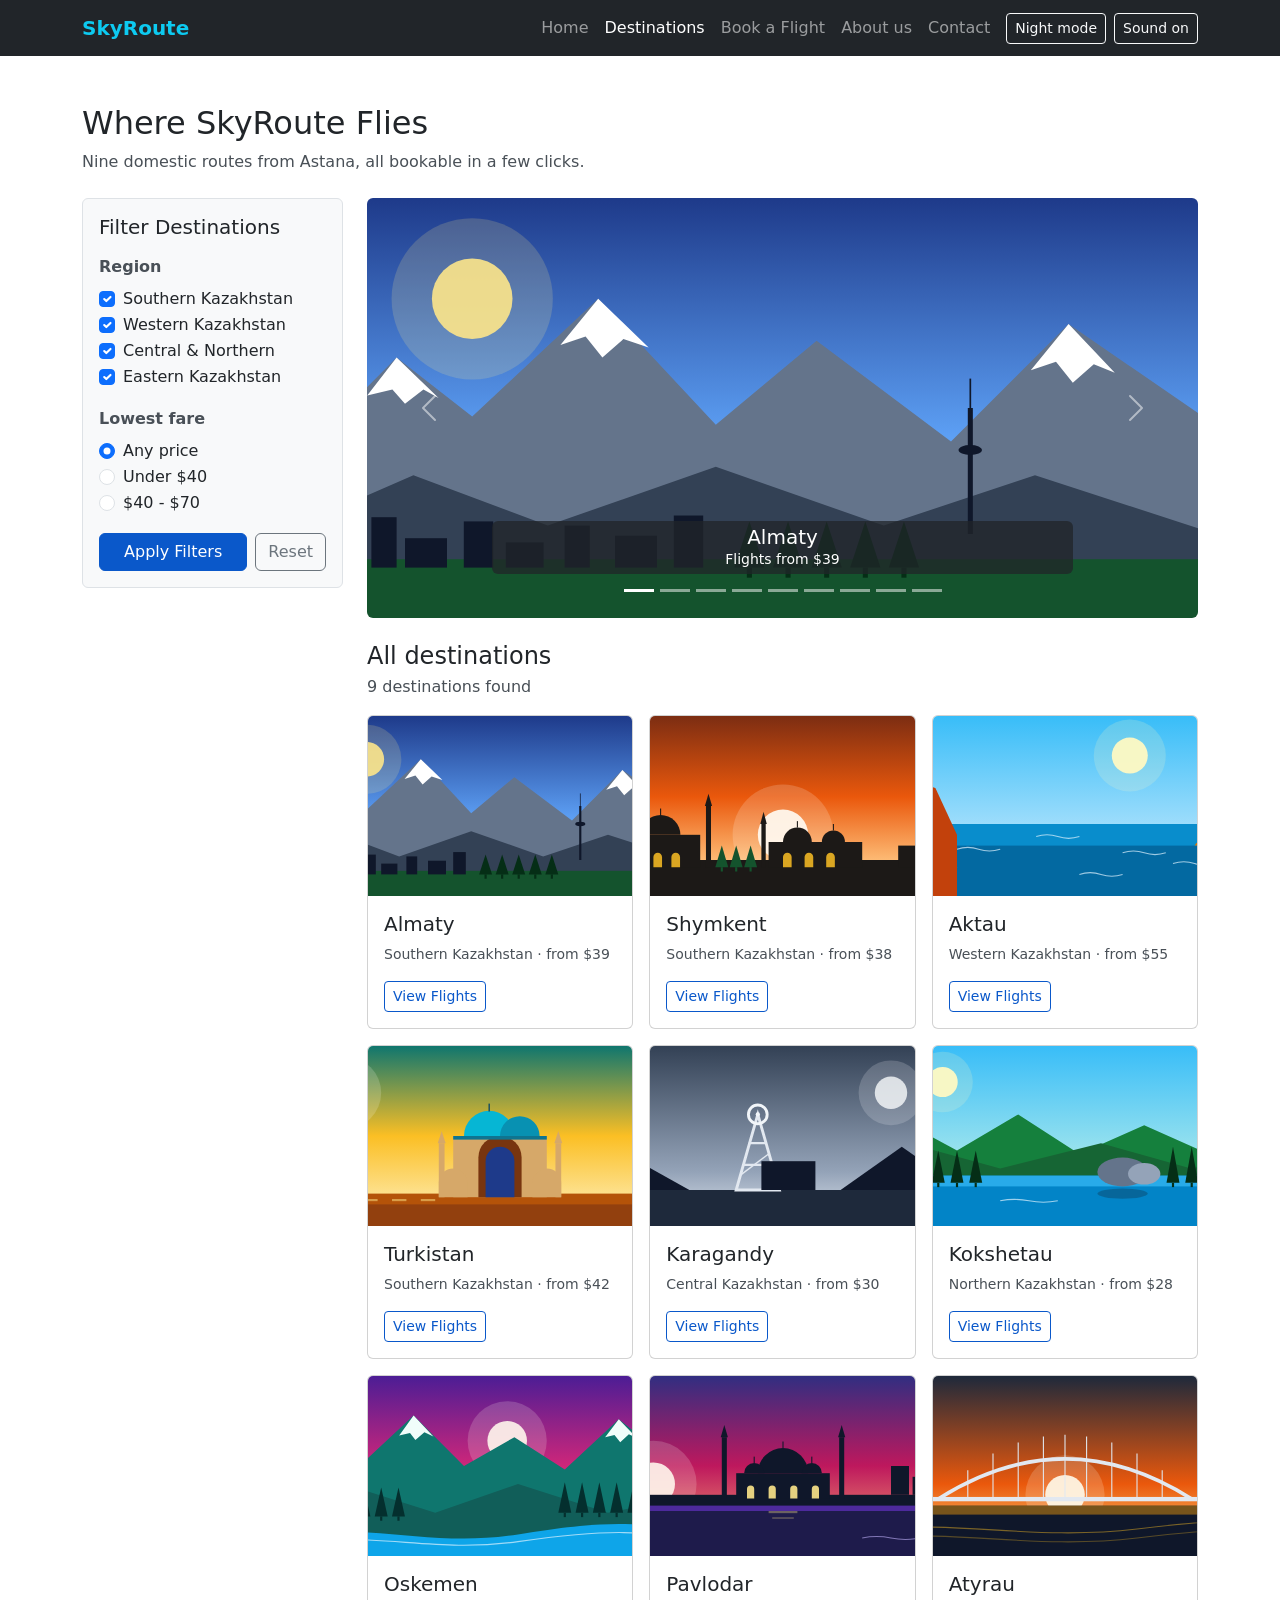
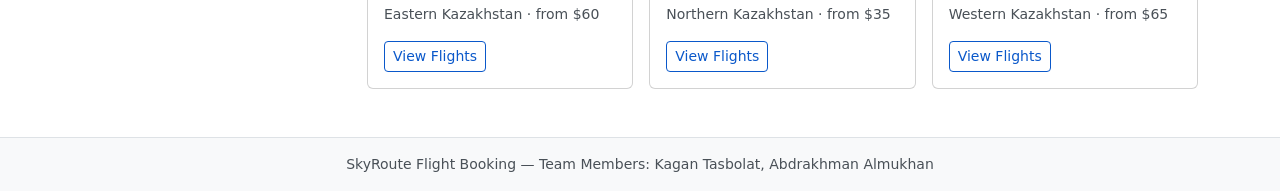
<file: destinations.html>
<!DOCTYPE html>
<html lang="en">
<head>
  <meta charset="UTF-8">
  <meta name="viewport" content="width=device-width, initial-scale=1.0">
  <title>SkyRoute | Destinations</title>
  <meta name="description" content="Nine nonstop routes from Astana: browse destinations, filter by region or price and view flights.">
  <link rel="icon" href="data:image/svg+xml,%3Csvg xmlns=%27http://www.w3.org/2000/svg%27 viewBox=%270 0 100 100%27%3E%3Ctext y=%27.9em%27 font-size=%2790%27%3E%E2%9C%88%EF%B8%8F%3C/text%3E%3C/svg%3E">

  <!-- Bootstrap 5.3.3 CSS (CDN) -->
  <link rel="stylesheet" href="https://cdn.jsdelivr.net/npm/bootstrap@5.3.3/dist/css/bootstrap.min.css"
        integrity="sha384-QWTKZyjpPEjISv5WaRU9OFeRpok6YctnYmDr5pNlyT2bRjXh0JMhjY6hW+ALEwIH" crossorigin="anonymous">
  <!-- Custom styles: contrast colours, image sizes, hero, hover effect -->
  <link rel="stylesheet" href="css/styles.css">
</head>
<body class="d-flex flex-column min-vh-100">

  <!-- Accessibility: lets keyboard users skip the navbar -->
  <a class="visually-hidden-focusable skip-link" href="#main-content">Skip to main content</a>

  <!-- ===================== NAVBAR ===================== -->
  <!-- navbar-expand-lg: full menu from 992px, hamburger button below that. -->
  <nav class="navbar navbar-expand-lg navbar-dark bg-dark" aria-label="Main navigation">
    <div class="container">
      <a class="navbar-brand fw-bold text-info" href="index.html">SkyRoute</a>

      <button class="navbar-toggler" type="button" data-bs-toggle="collapse"
              data-bs-target="#mainNavbar" aria-controls="mainNavbar"
              aria-expanded="false" aria-label="Toggle navigation">
        <span class="navbar-toggler-icon"></span>
      </button>

      <div class="collapse navbar-collapse" id="mainNavbar">
        <ul class="navbar-nav ms-auto mb-2 mb-lg-0">
          <li class="nav-item"><a class="nav-link" href="index.html">Home</a></li>
          <li class="nav-item"><a class="nav-link active" aria-current="page" href="destinations.html">Destinations</a></li>
          <li class="nav-item"><a class="nav-link" href="booking.html">Book a Flight</a></li>
          <li class="nav-item"><a class="nav-link" href="about.html">About us</a></li>
          <li class="nav-item"><a class="nav-link" href="about.html#contact">Contact</a></li>
        </ul>
      </div>
    </div>
  </nav>

  <!-- Page owner: Kagan Tasbolat -->
  <main id="main-content" class="container py-4 py-lg-5">
    <h1 class="h2">Where SkyRoute Flies</h1>
    <p class="text-secondary mb-4">Nine domestic routes from Astana, all bookable in a few clicks.</p>

    <div class="row g-4">

      <!-- ===== Sidebar filters (3 of 12 columns on large screens) ===== -->
      <aside class="col-12 col-lg-3" aria-label="Filters">
        <form class="bg-light border rounded p-3" id="filter-form">
          <h2 class="h5 mb-3">Filter Destinations</h2>

          <fieldset class="mb-3">
            <legend class="fs-6 fw-bold text-secondary">Region</legend>
            <div class="form-check">
              <input class="form-check-input" type="checkbox" name="region" value="south" id="reg-south" checked>
              <label class="form-check-label" for="reg-south">Southern Kazakhstan</label>
            </div>
            <div class="form-check">
              <input class="form-check-input" type="checkbox" name="region" value="west" id="reg-west" checked>
              <label class="form-check-label" for="reg-west">Western Kazakhstan</label>
            </div>
            <div class="form-check">
              <input class="form-check-input" type="checkbox" name="region" value="north" id="reg-north" checked>
              <label class="form-check-label" for="reg-north">Central &amp; Northern</label>
            </div>
            <div class="form-check">
              <input class="form-check-input" type="checkbox" name="region" value="east" id="reg-east" checked>
              <label class="form-check-label" for="reg-east">Eastern Kazakhstan</label>
            </div>
          </fieldset>

          <fieldset class="mb-3">
            <legend class="fs-6 fw-bold text-secondary">Lowest fare</legend>
            <div class="form-check">
              <input class="form-check-input" type="radio" name="price" value="any" id="price-any" checked>
              <label class="form-check-label" for="price-any">Any price</label>
            </div>
            <div class="form-check">
              <input class="form-check-input" type="radio" name="price" value="low" id="price-low">
              <label class="form-check-label" for="price-low">Under $40</label>
            </div>
            <div class="form-check">
              <input class="form-check-input" type="radio" name="price" value="mid" id="price-mid">
              <label class="form-check-label" for="price-mid">$40 - $70</label>
            </div>
          </fieldset>

          <div class="d-flex gap-2">
            <button type="submit" class="btn btn-primary flex-grow-1">Apply Filters</button>
            <button type="reset" class="btn btn-outline-secondary">Reset</button>
          </div>
        </form>
      </aside>

      <!-- ===== Main area (9 of 12 columns on large screens) ===== -->
      <div class="col-12 col-lg-9">

        <!-- ========== Carousel with 9 images ========== -->
        <section aria-label="Destination slideshow" class="mb-4">
          <div id="destCarousel" class="carousel slide">

            <div class="carousel-indicators">
            <button type="button" data-bs-target="#destCarousel" data-bs-slide-to="0" class="active" aria-current="true" aria-label="Slide 1: Almaty"></button>
            <button type="button" data-bs-target="#destCarousel" data-bs-slide-to="1" aria-label="Slide 2: Shymkent"></button>
            <button type="button" data-bs-target="#destCarousel" data-bs-slide-to="2" aria-label="Slide 3: Aktau"></button>
            <button type="button" data-bs-target="#destCarousel" data-bs-slide-to="3" aria-label="Slide 4: Turkistan"></button>
            <button type="button" data-bs-target="#destCarousel" data-bs-slide-to="4" aria-label="Slide 5: Karagandy"></button>
            <button type="button" data-bs-target="#destCarousel" data-bs-slide-to="5" aria-label="Slide 6: Kokshetau"></button>
            <button type="button" data-bs-target="#destCarousel" data-bs-slide-to="6" aria-label="Slide 7: Oskemen"></button>
            <button type="button" data-bs-target="#destCarousel" data-bs-slide-to="7" aria-label="Slide 8: Pavlodar"></button>
            <button type="button" data-bs-target="#destCarousel" data-bs-slide-to="8" aria-label="Slide 9: Atyrau"></button>
            </div>

            <div class="carousel-inner rounded">
            <div class="carousel-item active">
              <img src="images/almaty.svg" class="d-block carousel-img" alt="Illustration of Almaty with snow-capped mountains and the Kok-Tobe tower">
              <div class="carousel-caption bg-dark bg-opacity-75 rounded py-1 mb-4">
                <h3 class="h5 mb-0">Almaty</h3>
                <p class="mb-0 small">Flights from $39</p>
              </div>
            </div>
            <div class="carousel-item">
              <img src="images/shymkent.svg" class="d-block carousel-img" alt="Illustration of Shymkent at sunset with domes and minarets">
              <div class="carousel-caption bg-dark bg-opacity-75 rounded py-1 mb-4">
                <h3 class="h5 mb-0">Shymkent</h3>
                <p class="mb-0 small">Flights from $38</p>
              </div>
            </div>
            <div class="carousel-item">
              <img src="images/aktau.svg" class="d-block carousel-img" alt="Illustration of Aktau on the Caspian coast with desert cliffs">
              <div class="carousel-caption bg-dark bg-opacity-75 rounded py-1 mb-4">
                <h3 class="h5 mb-0">Aktau</h3>
                <p class="mb-0 small">Flights from $55</p>
              </div>
            </div>
            <div class="carousel-item">
              <img src="images/turkistan.svg" class="d-block carousel-img" alt="Illustration of the blue domes of the Khoja Ahmed Yasawi mausoleum in Turkistan">
              <div class="carousel-caption bg-dark bg-opacity-75 rounded py-1 mb-4">
                <h3 class="h5 mb-0">Turkistan</h3>
                <p class="mb-0 small">Flights from $42</p>
              </div>
            </div>
            <div class="carousel-item">
              <img src="images/karagandy.svg" class="d-block carousel-img" alt="Illustration of Karagandy with a mine headframe and apartment blocks">
              <div class="carousel-caption bg-dark bg-opacity-75 rounded py-1 mb-4">
                <h3 class="h5 mb-0">Karagandy</h3>
                <p class="mb-0 small">Flights from $30</p>
              </div>
            </div>
            <div class="carousel-item">
              <img src="images/kokshetau.svg" class="d-block carousel-img" alt="Illustration of the Kokshetau region with a lake, rocks and pine forest">
              <div class="carousel-caption bg-dark bg-opacity-75 rounded py-1 mb-4">
                <h3 class="h5 mb-0">Kokshetau</h3>
                <p class="mb-0 small">Flights from $28</p>
              </div>
            </div>
            <div class="carousel-item">
              <img src="images/oskemen.svg" class="d-block carousel-img" alt="Illustration of Oskemen with Altai mountains and a river">
              <div class="carousel-caption bg-dark bg-opacity-75 rounded py-1 mb-4">
                <h3 class="h5 mb-0">Oskemen</h3>
                <p class="mb-0 small">Flights from $60</p>
              </div>
            </div>
            <div class="carousel-item">
              <img src="images/pavlodar.svg" class="d-block carousel-img" alt="Illustration of Pavlodar with a mosque on the Irtysh riverbank at dusk">
              <div class="carousel-caption bg-dark bg-opacity-75 rounded py-1 mb-4">
                <h3 class="h5 mb-0">Pavlodar</h3>
                <p class="mb-0 small">Flights from $35</p>
              </div>
            </div>
            <div class="carousel-item">
              <img src="images/atyrau.svg" class="d-block carousel-img" alt="Illustration of Atyrau with a bridge over the Ural river and oil pumpjacks">
              <div class="carousel-caption bg-dark bg-opacity-75 rounded py-1 mb-4">
                <h3 class="h5 mb-0">Atyrau</h3>
                <p class="mb-0 small">Flights from $65</p>
              </div>
            </div>
            </div>

            <button class="carousel-control-prev" type="button" data-bs-target="#destCarousel" data-bs-slide="prev">
              <span class="carousel-control-prev-icon" aria-hidden="true"></span>
              <span class="visually-hidden">Previous</span>
            </button>
            <button class="carousel-control-next" type="button" data-bs-target="#destCarousel" data-bs-slide="next">
              <span class="carousel-control-next-icon" aria-hidden="true"></span>
              <span class="visually-hidden">Next</span>
            </button>
          </div>
        </section>

        <!-- ========== Cards: 1 per row on phones, 2 from sm, 3 from md ========== -->
        <section aria-labelledby="all-dest-heading">
          <h2 class="h4 mb-1" id="all-dest-heading">All destinations</h2>
          <p class="text-secondary" id="result-count" role="status" aria-live="polite"></p>
          <div class="row g-3">
          <div class="col-12 col-sm-6 col-md-4" data-region="south" data-price="39">
            <article class="card h-100 card-hover">
              <img src="images/almaty.svg" class="card-img-top img-cover" alt="Illustration of Almaty with snow-capped mountains and the Kok-Tobe tower">
              <div class="card-body">
                <h3 class="card-title h5">Almaty</h3>
                <p class="card-text text-secondary small">Southern Kazakhstan &middot; from $39</p>
                <a href="booking.html?destination=Almaty" class="btn btn-outline-primary btn-sm">View Flights<span class="visually-hidden"> to Almaty</span></a>
              </div>
            </article>
          </div>
          <div class="col-12 col-sm-6 col-md-4" data-region="south" data-price="38">
            <article class="card h-100 card-hover">
              <img src="images/shymkent.svg" class="card-img-top img-cover" alt="Illustration of Shymkent at sunset with domes and minarets">
              <div class="card-body">
                <h3 class="card-title h5">Shymkent</h3>
                <p class="card-text text-secondary small">Southern Kazakhstan &middot; from $38</p>
                <a href="booking.html?destination=Shymkent" class="btn btn-outline-primary btn-sm">View Flights<span class="visually-hidden"> to Shymkent</span></a>
              </div>
            </article>
          </div>
          <div class="col-12 col-sm-6 col-md-4" data-region="west" data-price="55">
            <article class="card h-100 card-hover">
              <img src="images/aktau.svg" class="card-img-top img-cover" alt="Illustration of Aktau on the Caspian coast with desert cliffs">
              <div class="card-body">
                <h3 class="card-title h5">Aktau</h3>
                <p class="card-text text-secondary small">Western Kazakhstan &middot; from $55</p>
                <a href="booking.html?destination=Aktau" class="btn btn-outline-primary btn-sm">View Flights<span class="visually-hidden"> to Aktau</span></a>
              </div>
            </article>
          </div>
          <div class="col-12 col-sm-6 col-md-4" data-region="south" data-price="42">
            <article class="card h-100 card-hover">
              <img src="images/turkistan.svg" class="card-img-top img-cover" alt="Illustration of the blue domes of the Khoja Ahmed Yasawi mausoleum in Turkistan">
              <div class="card-body">
                <h3 class="card-title h5">Turkistan</h3>
                <p class="card-text text-secondary small">Southern Kazakhstan &middot; from $42</p>
                <a href="booking.html?destination=Turkistan" class="btn btn-outline-primary btn-sm">View Flights<span class="visually-hidden"> to Turkistan</span></a>
              </div>
            </article>
          </div>
          <div class="col-12 col-sm-6 col-md-4" data-region="north" data-price="30">
            <article class="card h-100 card-hover">
              <img src="images/karagandy.svg" class="card-img-top img-cover" alt="Illustration of Karagandy with a mine headframe and apartment blocks">
              <div class="card-body">
                <h3 class="card-title h5">Karagandy</h3>
                <p class="card-text text-secondary small">Central Kazakhstan &middot; from $30</p>
                <a href="booking.html?destination=Karagandy" class="btn btn-outline-primary btn-sm">View Flights<span class="visually-hidden"> to Karagandy</span></a>
              </div>
            </article>
          </div>
          <div class="col-12 col-sm-6 col-md-4" data-region="north" data-price="28">
            <article class="card h-100 card-hover">
              <img src="images/kokshetau.svg" class="card-img-top img-cover" alt="Illustration of the Kokshetau region with a lake, rocks and pine forest">
              <div class="card-body">
                <h3 class="card-title h5">Kokshetau</h3>
                <p class="card-text text-secondary small">Northern Kazakhstan &middot; from $28</p>
                <a href="booking.html?destination=Kokshetau" class="btn btn-outline-primary btn-sm">View Flights<span class="visually-hidden"> to Kokshetau</span></a>
              </div>
            </article>
          </div>
          <div class="col-12 col-sm-6 col-md-4" data-region="east" data-price="60">
            <article class="card h-100 card-hover">
              <img src="images/oskemen.svg" class="card-img-top img-cover" alt="Illustration of Oskemen with Altai mountains and a river">
              <div class="card-body">
                <h3 class="card-title h5">Oskemen</h3>
                <p class="card-text text-secondary small">Eastern Kazakhstan &middot; from $60</p>
                <a href="booking.html?destination=Oskemen" class="btn btn-outline-primary btn-sm">View Flights<span class="visually-hidden"> to Oskemen</span></a>
              </div>
            </article>
          </div>
          <div class="col-12 col-sm-6 col-md-4" data-region="north" data-price="35">
            <article class="card h-100 card-hover">
              <img src="images/pavlodar.svg" class="card-img-top img-cover" alt="Illustration of Pavlodar with a mosque on the Irtysh riverbank at dusk">
              <div class="card-body">
                <h3 class="card-title h5">Pavlodar</h3>
                <p class="card-text text-secondary small">Northern Kazakhstan &middot; from $35</p>
                <a href="booking.html?destination=Pavlodar" class="btn btn-outline-primary btn-sm">View Flights<span class="visually-hidden"> to Pavlodar</span></a>
              </div>
            </article>
          </div>
          <div class="col-12 col-sm-6 col-md-4" data-region="west" data-price="65">
            <article class="card h-100 card-hover">
              <img src="images/atyrau.svg" class="card-img-top img-cover" alt="Illustration of Atyrau with a bridge over the Ural river and oil pumpjacks">
              <div class="card-body">
                <h3 class="card-title h5">Atyrau</h3>
                <p class="card-text text-secondary small">Western Kazakhstan &middot; from $65</p>
                <a href="booking.html?destination=Atyrau" class="btn btn-outline-primary btn-sm">View Flights<span class="visually-hidden"> to Atyrau</span></a>
              </div>
            </article>
          </div>
          </div>
          <p class="alert alert-info d-none mt-3" id="no-match">No destinations match these filters. Select more regions or choose &ldquo;Any price&rdquo;.</p>
        </section>

      </div>
    </div>
  </main>

  <!-- ===================== FOOTER ===================== -->
  <footer class="bg-light border-top py-3 px-2 mt-auto text-center text-secondary small">
    <p class="mb-0">SkyRoute Flight Booking &mdash; Team Members: Kagan Tasbolat, Abdrakhman Almukhan</p>
  </footer>

  <!-- Bootstrap JS bundle (navbar toggler, carousel, accordion) -->
  <script src="https://cdn.jsdelivr.net/npm/bootstrap@5.3.3/dist/js/bootstrap.bundle.min.js"
          integrity="sha384-YvpcrYf0tY3lHB60NNkmXc5s9fDVZLESaAA55NDzOxhy9GkcIdslK1eN7N6jIeHz" crossorigin="anonymous"></script>
  <script src="js/site.js"></script>
  <script src="js/destinations.js"></script>
</body>
</html>
</file>
<file: css/styles.css>
/* =========================================================
   styles.css - SkyRoute
   ---------------------------------------------------------
   Bootstrap 5.3 handles layout, navbar, forms, cards and
   buttons. This file only adds what Bootstrap does not:
     1. a higher-contrast blue (WCAG AA, 4.5:1 or better)
     2. darker "secondary" text for small copy
     3. image sizing, hero background, hover effect
     4. boarding-pass style flight cards
   Spacing comes from Bootstrap utility classes, not from
   custom margin/padding rules.
   ========================================================= */

/* ---------- 1. Colour tokens (contrast checked) ---------- */
:root {
  --bs-primary: #0a58ca;            /* 6.4:1 on white */
  --bs-primary-rgb: 10, 88, 202;
  --bs-link-color: #0a58ca;
  --bs-link-color-rgb: 10, 88, 202;
  --bs-link-hover-color: #084298;
  --bs-link-hover-color-rgb: 8, 66, 152;
  --sr-ink: #0b2a5b;                /* deep navy used in the hero */
}

.btn-primary {
  --bs-btn-bg: #0a58ca;
  --bs-btn-border-color: #0a58ca;
  --bs-btn-hover-bg: #084298;
  --bs-btn-hover-border-color: #084298;
  --bs-btn-active-bg: #084298;
  --bs-btn-active-border-color: #084298;
  --bs-btn-disabled-bg: #0a58ca;
  --bs-btn-disabled-border-color: #0a58ca;
}
.btn-outline-primary {
  --bs-btn-color: #0a58ca;
  --bs-btn-border-color: #0a58ca;
  --bs-btn-hover-bg: #0a58ca;
  --bs-btn-hover-border-color: #0a58ca;
  --bs-btn-active-bg: #0a58ca;
  --bs-btn-active-border-color: #0a58ca;
}

/* ---------- 2. Readable secondary text (7.5:1 on white, 7:1 on light grey) ---------- */
.text-secondary { color: #495057 !important; }

/* ---------- 3. Images, hero, hover ---------- */
.img-cover {
  width: 100%;
  height: 180px;
  object-fit: cover;
}

.carousel-img {
  width: 100%;
  height: 220px;
  object-fit: cover;
}
@media (min-width: 768px) {
  .carousel-img { height: 340px; }
}
@media (min-width: 992px) {
  .carousel-img { height: 420px; }
}

.hero {
  background: linear-gradient(135deg, var(--sr-ink) 0%, #0a58ca 100%);
  color: #ffffff;
}
.hero .lead { color: #ffffff; }

.card-hover {
  transition: transform 0.2s ease, box-shadow 0.2s ease;
}
.card-hover:hover,
.card-hover:focus-within {
  transform: translateY(-4px);
  box-shadow: 0 10px 20px rgba(0, 0, 0, 0.12);
}

/* ---------- 4. Boarding-pass flight cards ---------- */
.ticket {
  border-left: 6px solid #0a58ca;
}
@media (min-width: 768px) {
  .ticket-stub {
    border-left: 2px dashed #adb5bd;
  }
}
.btn-check:checked + .btn-outline-primary {
  color: #ffffff;
}

/* ---------- Skip link + reduced motion ---------- */
.skip-link:focus {
  position: fixed;
  top: 0.5rem;
  left: 0.5rem;
  z-index: 2000;
  padding: 0.5rem 1rem;
  background: #ffffff;
  color: #0a58ca;
  border-radius: 0.375rem;
}

@media (prefers-reduced-motion: reduce) {
  .card-hover { transition: none; }
  .card-hover:hover,
  .card-hover:focus-within { transform: none; }
}

/* ---------- 5. FAQ accordion (about.html, js/about.js) ---------- */
.faq-question {
  color: #212529;
  font-weight: 600;
  border: 0;
  border-radius: 0.375rem;
}
.faq-question:hover { background: #e9ecef; }
.faq-icon { font-size: 1.5rem; line-height: 1; color: #0a58ca; }
.faq-answer {
  max-height: 0;               /* hidden by default */
  overflow: hidden;
  transition: max-height 0.35s ease;
}

/* ---------- 6. Subscription pop-up (index.html, js/index.js) ---------- */
.popup-overlay {
  position: fixed;
  inset: 0;
  z-index: 1050;
  display: flex;
  align-items: center;
  justify-content: center;
  padding: 1rem;
  background: rgba(0, 0, 0, 0.6);
  overflow-y: auto;
}
.popup-overlay[hidden] { display: none; }   /* stays hidden until JS opens it */
.popup-box {
  position: relative;
  width: 100%;
  max-width: 440px;
  padding: 1.5rem;
  background: #ffffff;
  border-radius: 0.5rem;
  box-shadow: 0 1rem 3rem rgba(0, 0, 0, 0.35);
}
.popup-close { position: absolute; top: 1rem; right: 1rem; }
body.popup-open { overflow: hidden; }

/* ---------- 7. Background colour changes ---------- */
body { transition: background-color 0.4s ease; }

@media (prefers-reduced-motion: reduce) {
  .faq-answer, body { transition: none; }
}

/* =========================================================
   Assignment 5 additions
   ========================================================= */

/* ---------- 8. Night theme (html[data-bs-theme="dark"], set by js/site.js) ---------- */
[data-bs-theme="dark"] {
  --bs-link-color: #6ea8fe;
  --bs-link-color-rgb: 110, 168, 254;
  --bs-link-hover-color: #9ec5fe;
  --bs-link-hover-color-rgb: 158, 197, 254;
}
[data-bs-theme="dark"] .text-secondary { color: #ced4da !important; }
[data-bs-theme="dark"] .bg-light { background-color: #1b1f24 !important; }
[data-bs-theme="dark"] .bg-white { background-color: #212529 !important; }
[data-bs-theme="dark"] .faq-question { color: #f8f9fa; }
[data-bs-theme="dark"] .faq-question:hover { background: #2b3035; }
[data-bs-theme="dark"] .faq-icon { color: #6ea8fe; }
[data-bs-theme="dark"] .popup-box { background: #212529; }
[data-bs-theme="dark"] .skip-link:focus { background: #212529; color: #6ea8fe; }
[data-bs-theme="dark"] .btn-outline-primary {
  --bs-btn-color: #6ea8fe;
  --bs-btn-border-color: #6ea8fe;
  --bs-btn-hover-color: #0b1220;
  --bs-btn-hover-bg: #6ea8fe;
  --bs-btn-hover-border-color: #6ea8fe;
  --bs-btn-active-color: #0b1220;
  --bs-btn-active-bg: #6ea8fe;
}
[data-bs-theme="dark"] .btn-check:checked + .btn-outline-primary { color: #0b1220; }
[data-bs-theme="dark"] .text-primary { color: #6ea8fe !important; }
[data-bs-theme="dark"] .ticket { border-left-color: #6ea8fe; }
[data-bs-theme="dark"] .star-btn { color: #6c757d; }
[data-bs-theme="dark"] .star-btn.active { color: #ffc107; }
body, .bg-light, .bg-white, .card, .form-control, .form-select {
  transition: background-color 0.4s ease, color 0.4s ease, border-color 0.4s ease;
}

/* ---------- 9. Star rating (about.html) ---------- */
.star-btn {
  font-size: 2rem;
  line-height: 1;
  padding: 0 0.15rem;
  color: #6c757d;                 /* 4.7:1 on white */
  background: none;
  border: 0;
  transition: color 0.2s ease, transform 0.2s ease;
}
.star-btn:hover { transform: scale(1.2); }
.star-btn.active { color: #b45309; }   /* amber, 5:1 on white */
.star-btn.pop { animation: star-pop 0.4s ease; }
@keyframes star-pop {
  0%   { transform: scale(1); }
  50%  { transform: scale(1.6) rotate(-12deg); }
  100% { transform: scale(1); }
}

/* ---------- 10. Entrance animations (triggered by JavaScript adding the class) ---------- */
.fade-in-up { animation: fade-in-up 0.5s ease both; }
@keyframes fade-in-up {
  from { opacity: 0; transform: translateY(16px); }
  to   { opacity: 1; transform: translateY(0); }
}
.bounce-in { animation: bounce-in 0.6s ease both; }
@keyframes bounce-in {
  0%   { opacity: 0; transform: scale(0.85); }
  60%  { opacity: 1; transform: scale(1.04); }
  100% { transform: scale(1); }
}
.shake { animation: shake 0.4s ease; }
@keyframes shake {
  0%, 100% { transform: translateX(0); }
  25% { transform: translateX(-6px); }
  75% { transform: translateX(6px); }
}
.tip-swap { animation: fade-in-up 0.35s ease both; }

@media (prefers-reduced-motion: reduce) {
  .star-btn, .star-btn.pop, .fade-in-up, .bounce-in, .shake, .tip-swap { animation: none; transition: none; }
  .star-btn:hover { transform: none; }
}
</file>
